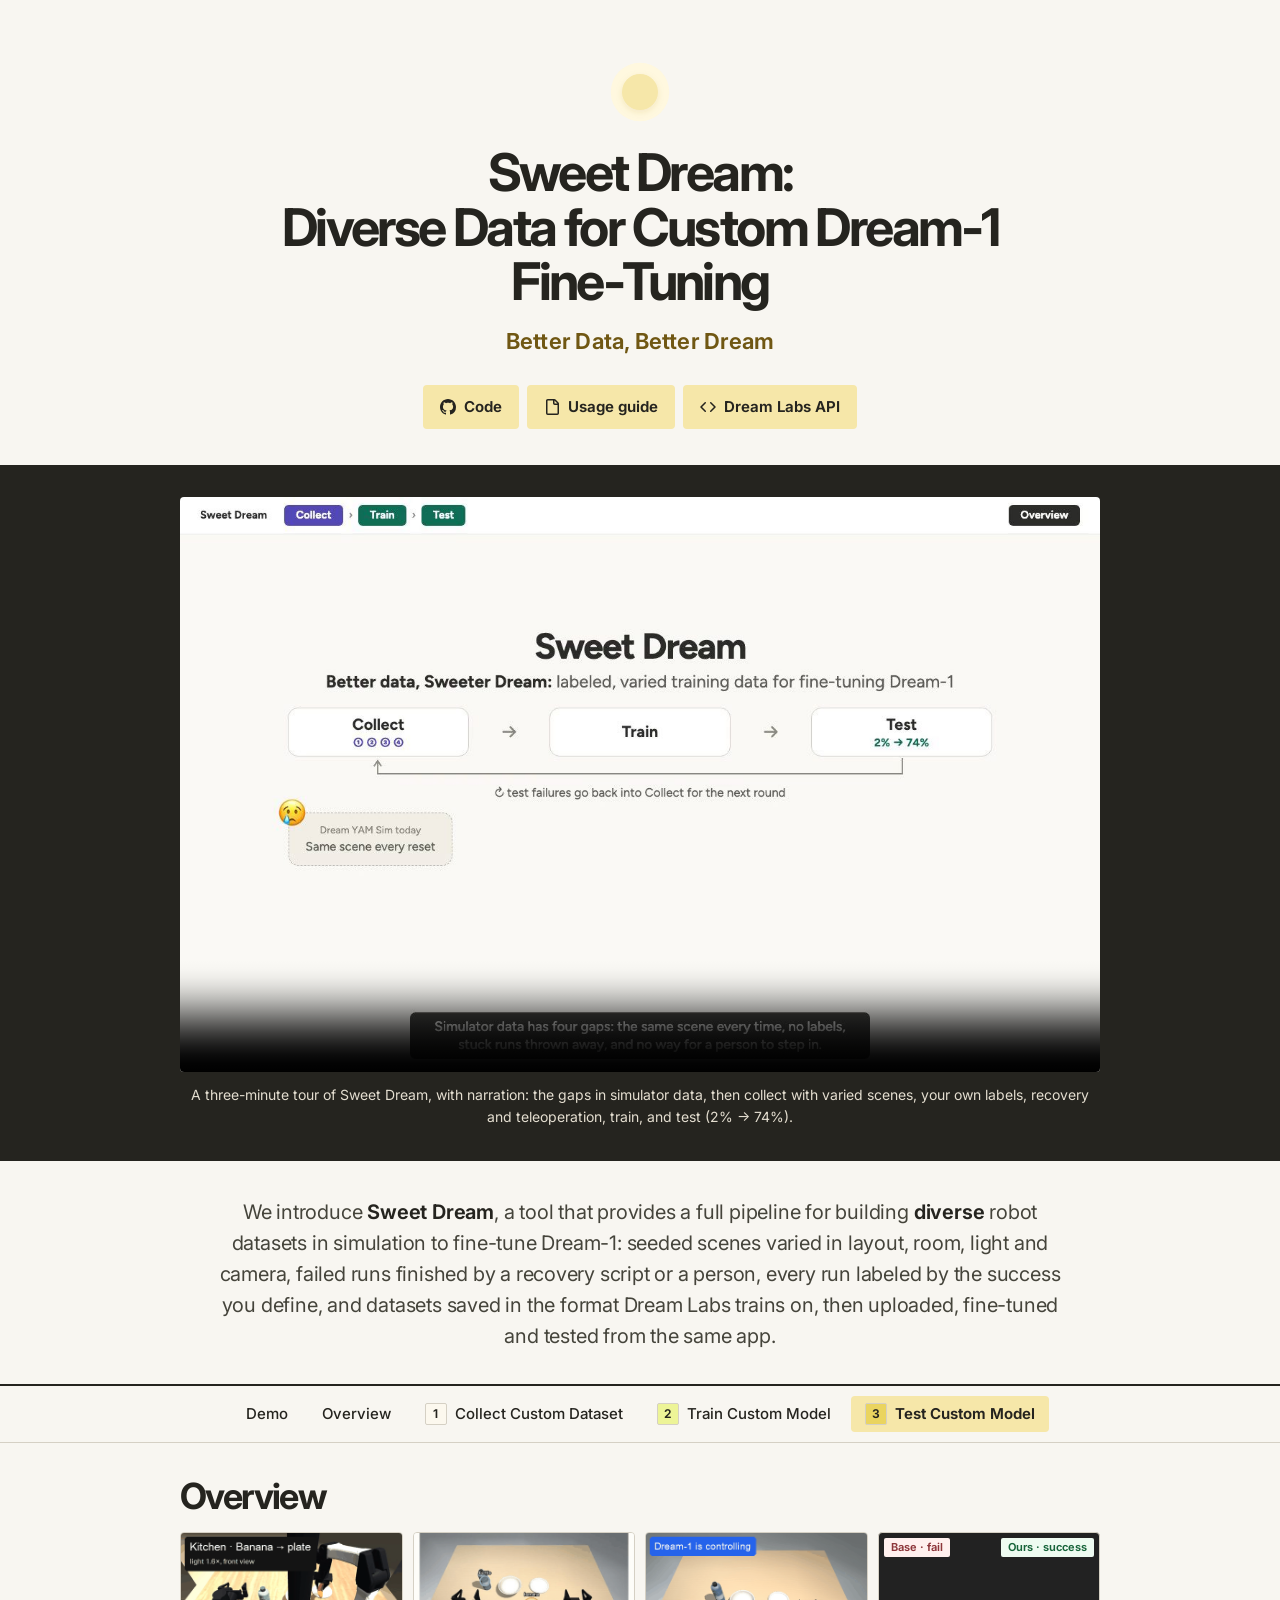
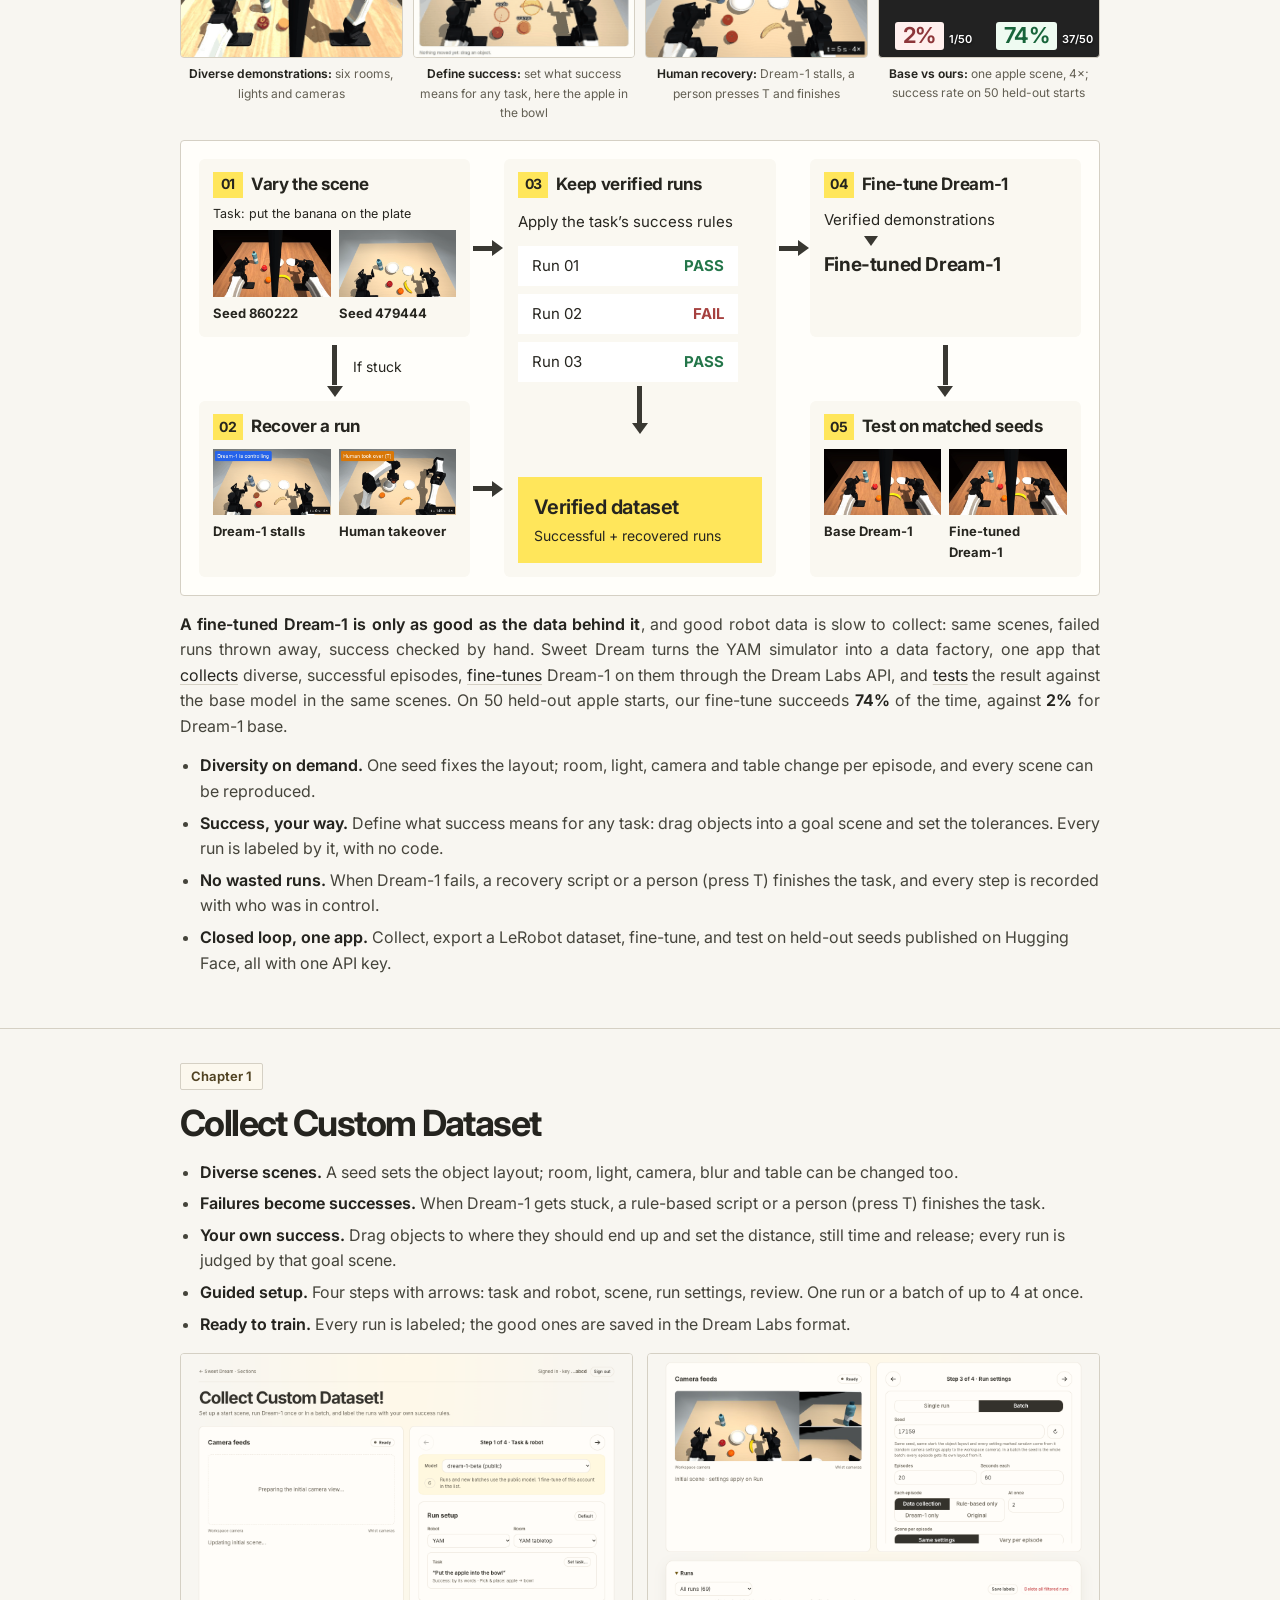
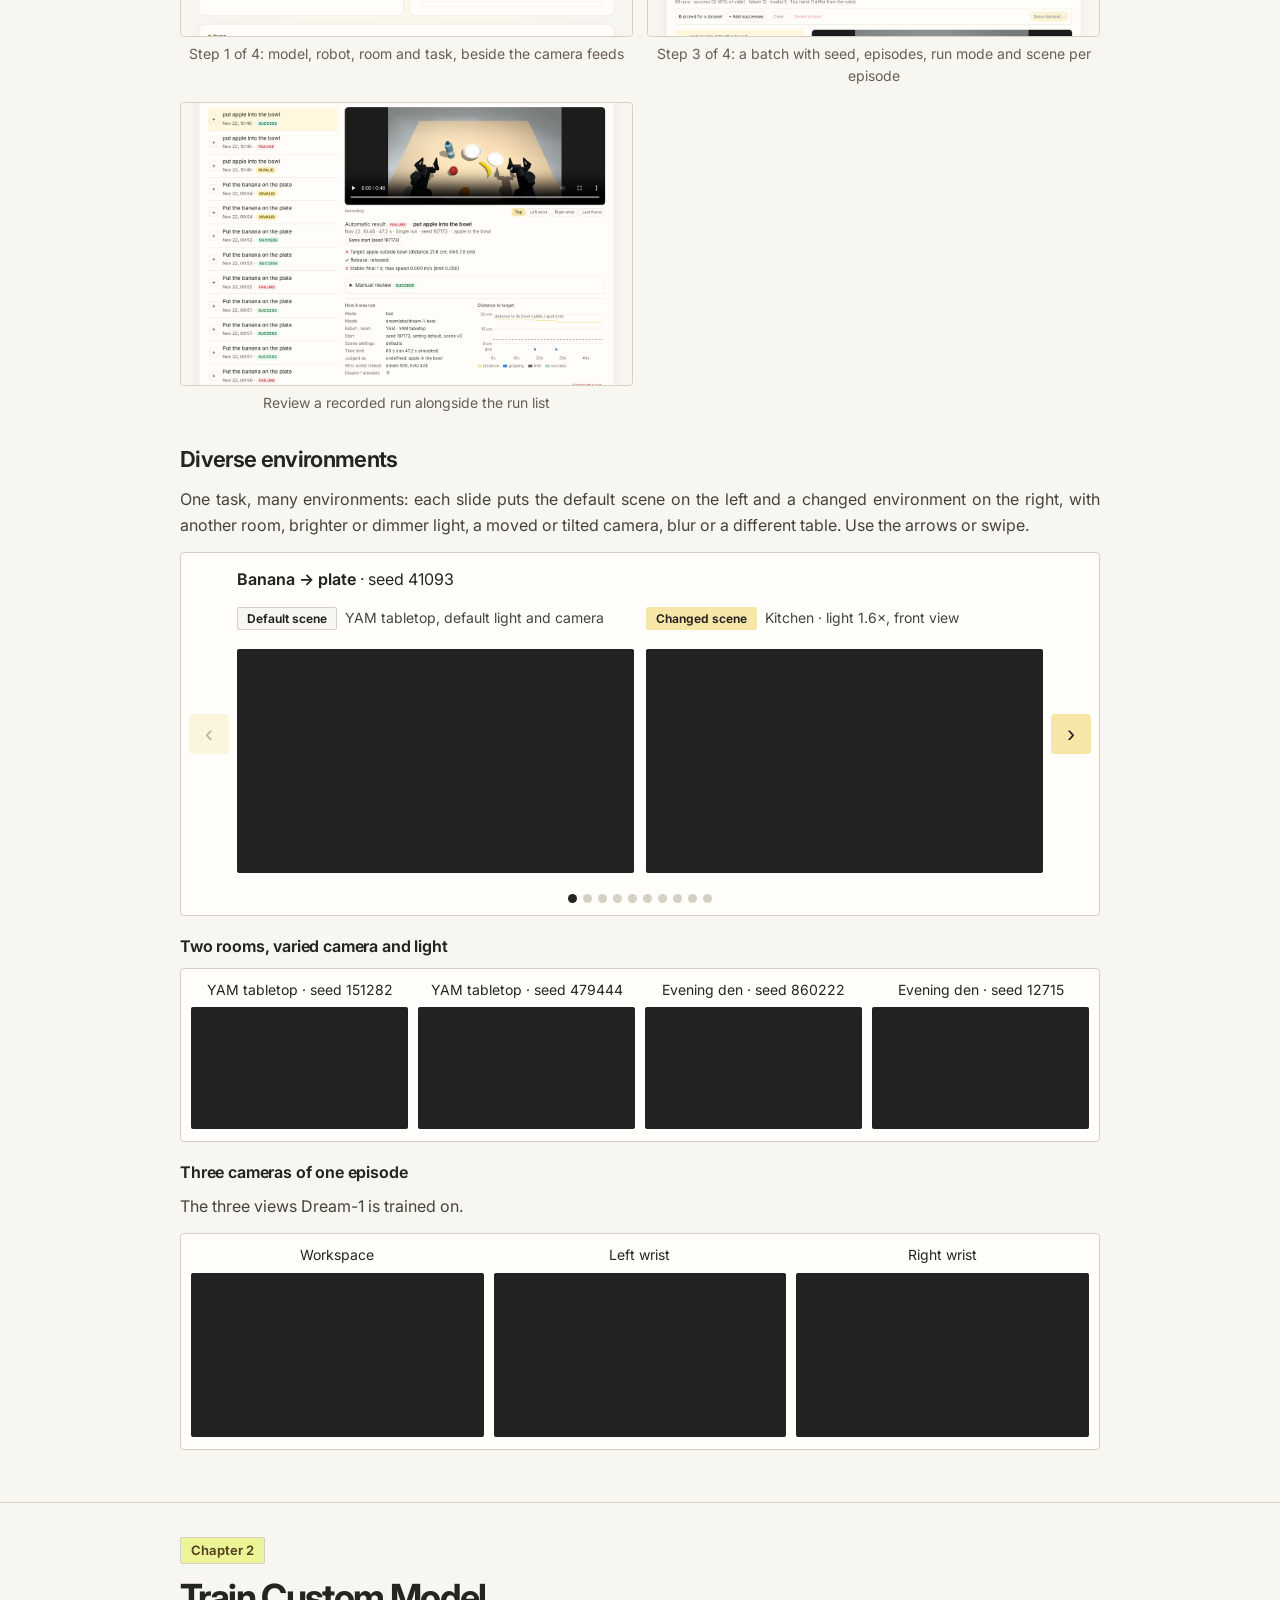
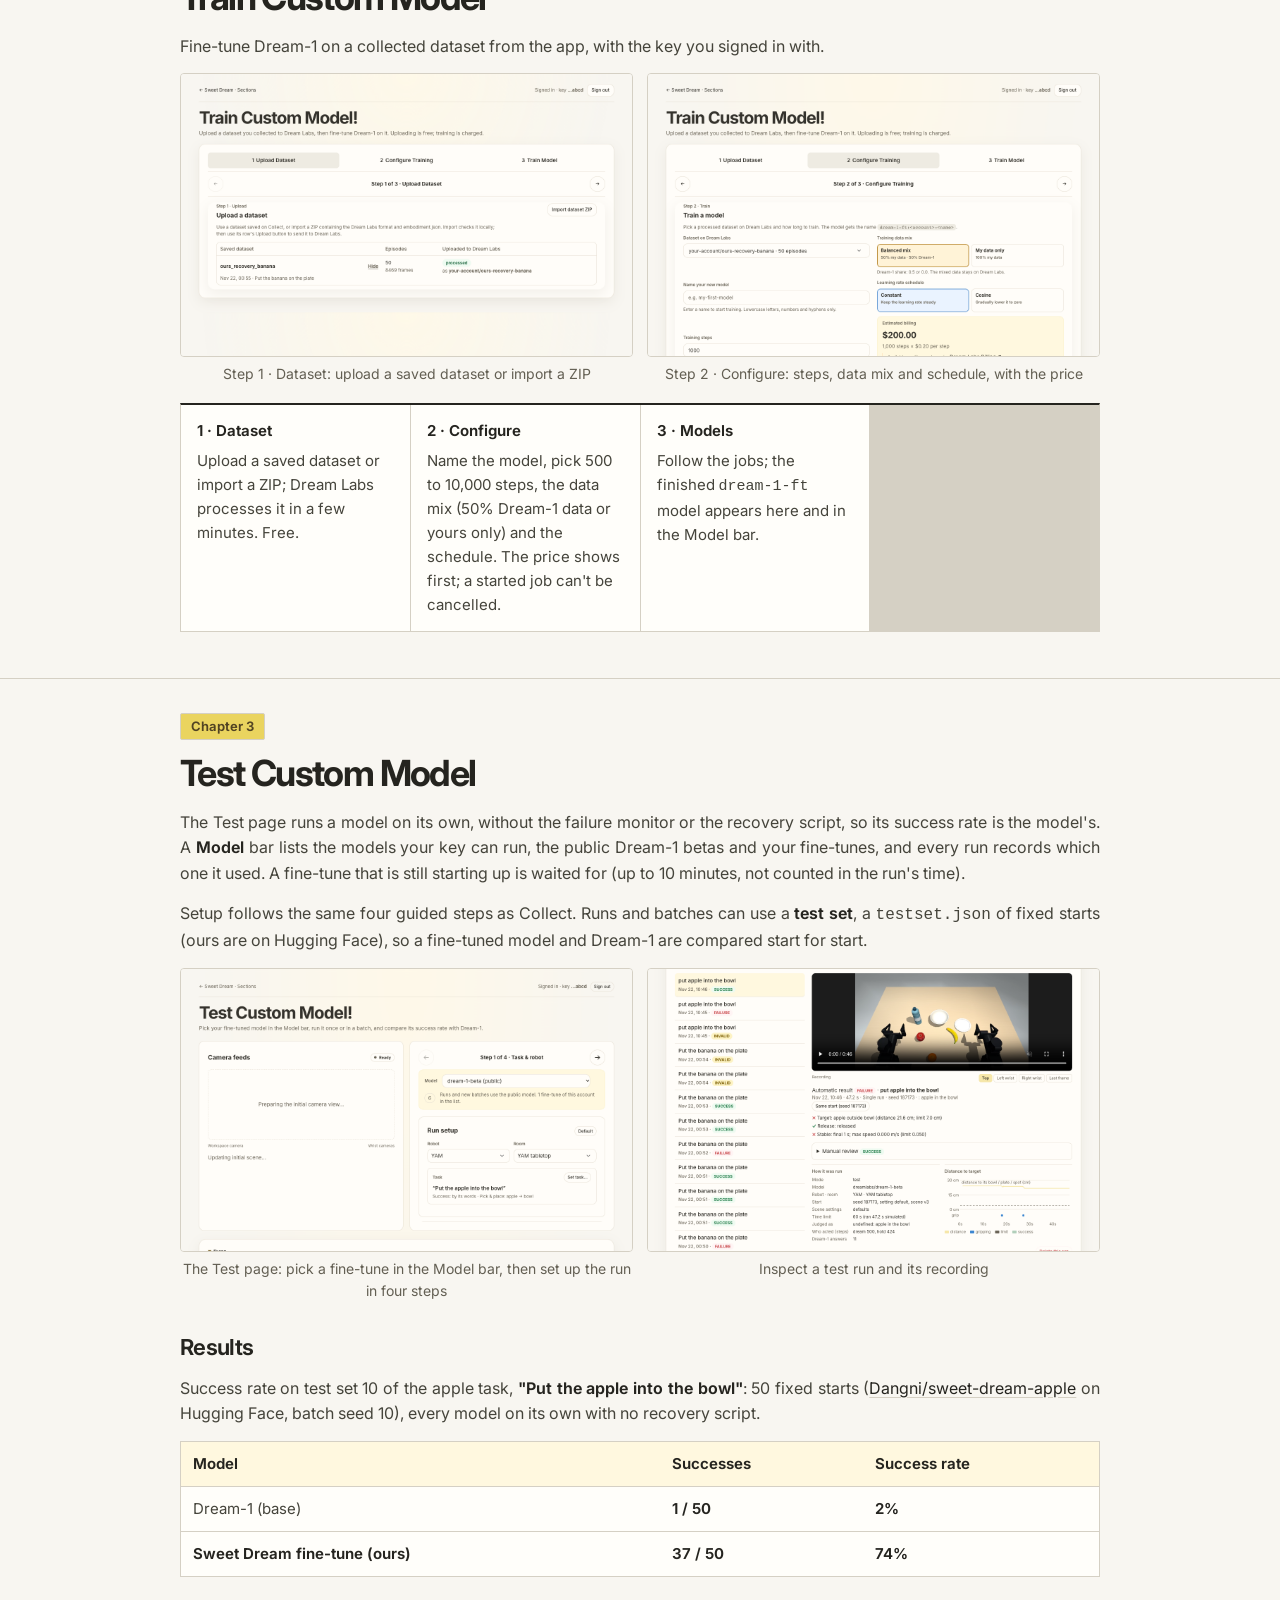
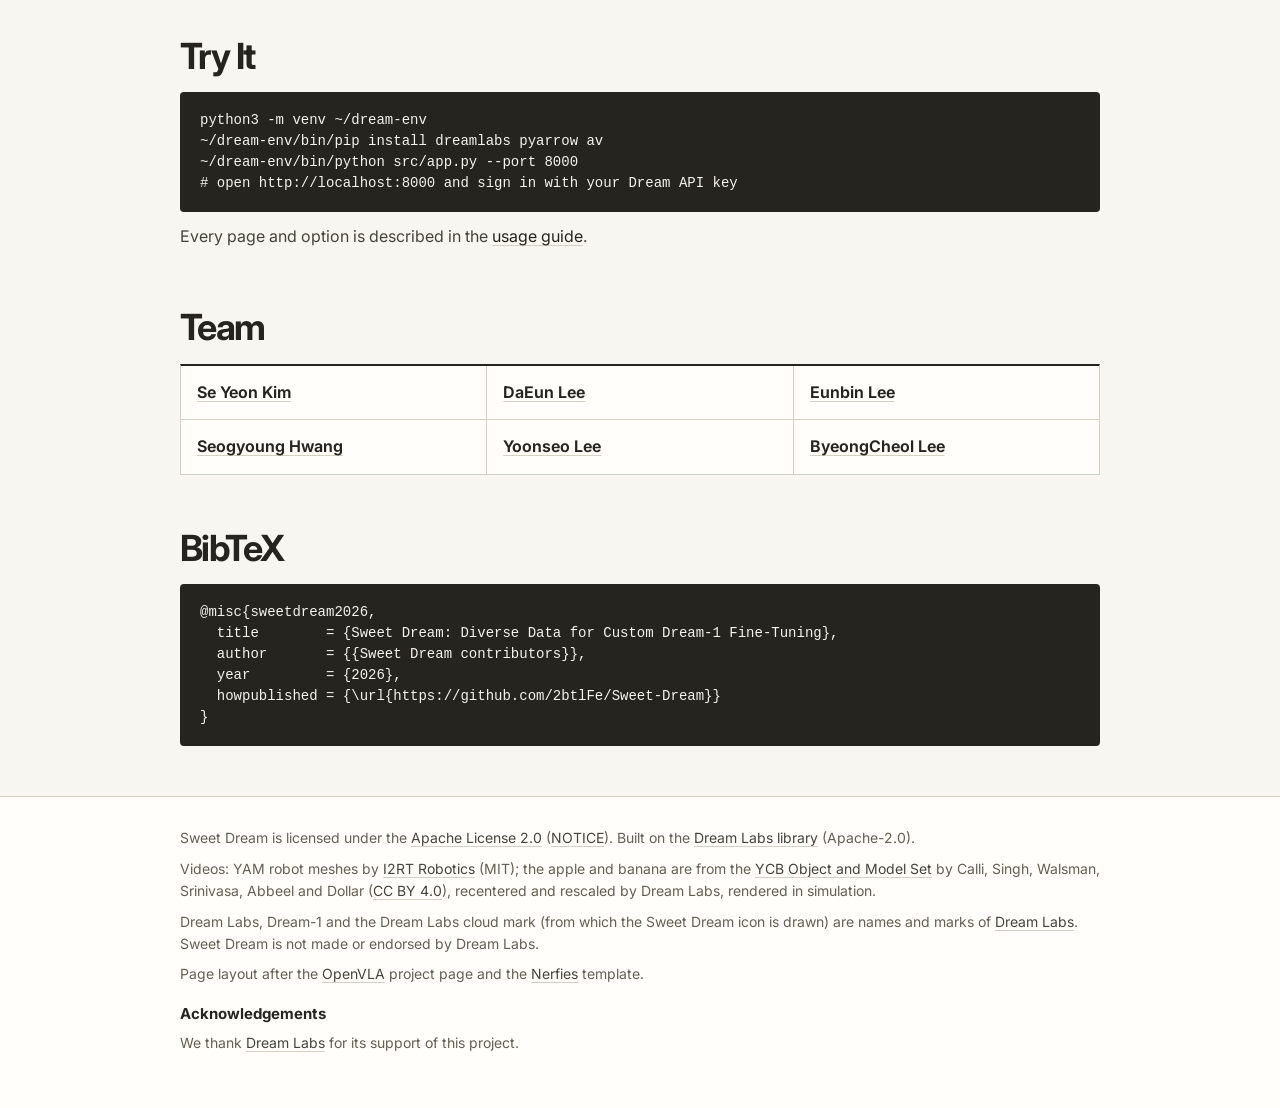
<file: docs/index.html>
<!doctype html>
<html lang="en">
<head>
<meta charset="utf-8">
<meta name="viewport" content="width=device-width, initial-scale=1">
<title>Sweet Dream: Diverse Data for Custom Dream-1 Fine-Tuning</title>
<meta name="description" content="Sweet Dream: a pipeline for building diverse robot datasets in simulation, fine-tuning Dream-1 on them, and testing the result.">
<link rel="icon" type="image/svg+xml" href="assets/icon.svg">
<link rel="preconnect" href="https://fonts.googleapis.com">
<link rel="preconnect" href="https://fonts.gstatic.com" crossorigin>
<link rel="stylesheet" href="https://fonts.googleapis.com/css2?family=Inter:wght@400;500;600;700&display=swap">
<!-- Layout after the OpenVLA project page (openvla.github.io), itself from the Nerfies template; palette, type and logo
     from the Sweet Dream app (static/theme.css). -->
<style>
  :root { --paper: #f8f6f1; --white: #fffefa; --ink: #25241f; --ink-2: #45443b; --ink-3: #635f53; --rule: #d5d0c4;
          --sun: #f6e7a9; --sun-hover: #eed889; --sun-wash: #fff8df; --ochre: #705713; --radius: 4px;
          --step-1: #fcf8ee; --step-2: #edf497; --step-3: #ead45f; }
  * { box-sizing: border-box; }
  body { margin: 0; background: var(--paper); color: var(--ink-2); font: 16px/1.6 Inter, system-ui, -apple-system, "Segoe UI", sans-serif;
         -webkit-font-smoothing: antialiased; }
  a { color: var(--ink); text-decoration: underline; text-decoration-color: var(--rule); text-underline-offset: 3px; }
  a:hover { text-decoration-color: var(--ink); }
  :focus-visible { outline: 2px solid var(--ochre); outline-offset: 3px; }
  .container { max-width: 960px; margin: 0 auto; padding: 0 20px; }
  .hero { padding: 56px 0 36px; text-align: center; }
  .logo { display: block; width: 72px; height: 72px; margin: 0 auto 18px; }
  .publication-title { color: var(--ink); font-size: clamp(32px, 5.4vw, 52px); font-weight: 700; line-height: 1.05; margin: 0; letter-spacing: -.05em; }
  .tagline { margin: 14px 0 0; color: var(--ochre); font-size: clamp(18px, 2.4vw, 22px); font-weight: 650; letter-spacing: .01em; }
  .link-blocks { display: flex; gap: 8px; justify-content: center; flex-wrap: wrap; margin-top: 26px; }
  .button { display: inline-flex; align-items: center; gap: 8px; min-height: 44px; padding: 8px 16px; border: 1px solid transparent;
            border-radius: var(--radius); background: var(--sun); color: var(--ink); font-size: 15px; font-weight: 650; text-decoration: none; }
  .button:hover { background: var(--sun-hover); }
  .button svg { width: 16px; height: 16px; fill: currentColor; }
  .teaser { background: var(--ink); padding: 32px 0; }
  video.demo { width: 100%; aspect-ratio: 1280 / 800; border-radius: var(--radius); background: #111; }
  .demo-note { text-align: center; font-size: 14px; color: #e4ded0; margin: 12px 0 0; }
  .tldr { text-align: center; font-size: 20px; font-weight: 400; line-height: 1.55; color: var(--ink-2); max-width: 900px; margin: 0 auto;
          padding: 36px 20px 10px; letter-spacing: -.01em; }
  .tldr b { color: var(--ink); font-weight: 650; }
  section.section { padding: 34px 0 10px; }
  h2.title { color: var(--ink); font-size: clamp(28px, 4vw, 36px); font-weight: 700; margin: 0 0 16px; line-height: 1.1; letter-spacing: -.045em; }
  h3.title { color: var(--ink); font-size: 22px; font-weight: 650; margin: 28px 0 10px; letter-spacing: -.03em; }
  h4.title { color: var(--ink); font-size: 16px; font-weight: 650; margin: 18px 0 8px; letter-spacing: -.01em; }
  .content p { margin: 0 0 14px; text-align: justify; }
  .content b { color: var(--ink); font-weight: 650; }
  video { width: 100%; aspect-ratio: 16 / 9; object-fit: cover; display: block; background: #222; border-radius: 2px; }
  .figure { background: var(--white); border: 1px solid var(--rule); border-radius: var(--radius); padding: 18px; margin: 6px 0 16px; }
  .figure svg { width: 100%; height: auto; display: block; }
  .rollouts { background: var(--white); border: 1px solid var(--rule); border-radius: var(--radius); padding: 10px 10px 12px; margin: 8px 0 16px; display: grid; gap: 10px; }
  .rollouts.cols-3 { grid-template-columns: repeat(3, minmax(0, 1fr)); }
  .rollouts.cols-4 { grid-template-columns: repeat(4, minmax(0, 1fr)); }
  .rollouts figure { margin: 0; text-align: center; }
  .rollouts figcaption { font-size: 14px; margin-bottom: 6px; color: var(--ink); }
  @media (max-width: 760px) { .rollouts.cols-3, .rollouts.cols-4 { grid-template-columns: minmax(0, 1fr) minmax(0, 1fr); } }
  table.results { width: 100%; border-collapse: collapse; margin: 8px 0 16px; font-size: 15px; background: var(--white); border: 1px solid var(--rule); }
  table.results th, table.results td { border-bottom: 1px solid var(--rule); padding: 10px 12px; text-align: left; vertical-align: top; }
  table.results th { color: var(--ink); font-weight: 650; background: var(--sun-wash); }
  table.results td.num { white-space: nowrap; color: var(--ink); font-weight: 650; }
  pre { background: var(--ink); padding: 18px 20px; border-radius: var(--radius); overflow-x: auto; font-size: 14px; line-height: 1.5; color: #f5f3ee; margin: 0; }
  code { font-family: ui-monospace, "SF Mono", Menlo, Consolas, monospace; }
  .chapters { position: sticky; top: 0; z-index: 10; background: rgb(248 246 241 / 94%); backdrop-filter: blur(6px);
              border-top: 2px solid var(--ink); border-bottom: 1px solid var(--rule); margin-top: 22px; }
  .chapters .container { display: flex; gap: 6px; flex-wrap: wrap; justify-content: center; padding-top: 10px; padding-bottom: 10px; }
  .chapters a { display: inline-flex; align-items: center; gap: 8px; padding: 6px 14px; border-radius: var(--radius); color: var(--ink);
                font-size: 15px; font-weight: 500; text-decoration: none; }
  .chapters a:hover { background: var(--sun-wash); }
  .chapters a.on { background: var(--sun); font-weight: 650; }
  .chapters .n { display: inline-grid; place-items: center; width: 22px; height: 22px; border: 1px solid var(--rule); border-radius: 2px;
                 color: var(--ink); font-size: 12px; font-weight: 650; }
  .chapters a[href="#collect"] .n { background: var(--step-1); }
  .chapters a[href="#train"] .n { background: var(--step-2); }
  .chapters a[href="#test"] .n { background: var(--step-3); }
  section[id] { scroll-margin-top: 64px; }
  .chapter { border-top: 1px solid var(--rule); margin-top: 26px; }
  .chapter-no { display: inline-block; font-size: 13px; font-weight: 650; color: #514323; margin: 0 0 10px; padding: 2px 10px;
                border: 1px solid var(--rule); border-radius: 2px; }
  #collect .chapter-no { background: var(--step-1); }
  #train .chapter-no { background: var(--step-2); }
  #test .chapter-no { background: var(--step-3); }
  .screens { display: grid; grid-template-columns: repeat(2, minmax(0, 1fr)); gap: 14px; margin: 10px 0 18px; }
  .screens.four { grid-template-columns: repeat(4, minmax(0, 1fr)); gap: 10px; }
  .screens.four figcaption { font-size: 12px; }
  .gif-soon { aspect-ratio: 16 / 9; display: grid; place-content: center; text-align: center; border: 1.5px dashed #d5d0c4; border-radius: 4px; color: #635f53; font-weight: 600; }
  .gif-soon small { font-weight: 400; }
  .vs { position: relative; }
  .vs video { border: 1px solid var(--rule); border-radius: var(--radius); object-fit: cover; }
  .vs-tag { position: absolute; top: 6px; padding: 1px 7px; border-radius: 2px; font-size: 11px; font-weight: 650; line-height: 1.5; }
  .vs-tag.fail { left: 6px; background: #fff0ee; color: #8d363a; }
  .vs-tag.ok { right: 6px; background: #eefbf1; color: #17643a; }
  .vs-rate { position: absolute; bottom: 8px; width: 50%; display: flex; justify-content: center; align-items: baseline; gap: 5px;
             pointer-events: none; font-size: 11px; font-weight: 600; color: #fff; text-shadow: 0 1px 3px rgb(0 0 0 / 70%); }
  .vs-rate b { padding: 0 8px; border-radius: 3px; font-size: 22px; line-height: 1.25; letter-spacing: -.02em; text-shadow: none; }
  .vs-rate.fail { left: 0; } .vs-rate.fail b { background: #fff0ee; color: #8d363a; }
  .vs-rate.ok { right: 0; } .vs-rate.ok b { background: #eefbf1; color: #17643a; }
  @media (max-width: 760px) { .screens.four { grid-template-columns: repeat(2, minmax(0, 1fr)); } }
  .screens.one { grid-template-columns: minmax(0, 1fr); max-width: 760px; margin-left: auto; margin-right: auto; }
  @media (max-width: 760px) { .screens { grid-template-columns: minmax(0, 1fr); } }
  .screen { margin: 0; }
  .screen img { width: 100%; display: block; border: 1px solid var(--rule); border-radius: var(--radius); }
  .screen figcaption { font-size: 14px; color: var(--ink-3); margin-top: 6px; text-align: center; }
  .pairs { position: relative; background: var(--white); border: 1px solid var(--rule); border-radius: var(--radius); padding: 14px 56px 12px; margin: 8px 0 18px; }
  .pair-track { display: flex; overflow-x: auto; scroll-snap-type: x mandatory; scroll-behavior: smooth; scrollbar-width: none; }
  .pair-track::-webkit-scrollbar { display: none; }
  .pair-slide { flex: 0 0 100%; scroll-snap-align: start; }
  .pair-title { text-align: center; margin: 0 0 8px; color: var(--ink); }
  .pair-videos { display: grid; grid-template-columns: repeat(2, minmax(0, 1fr)); gap: 12px; }
  .pair-videos figure { margin: 0; }
  .pair-videos figcaption { font-size: 14px; margin-bottom: 6px; color: var(--ink-2); min-height: 2.6em; }
  .pair-videos .tag { display: inline-block; margin-right: 8px; padding: 1px 9px; border: 1px solid var(--rule); border-radius: 2px;
                      background: var(--paper); color: var(--ink); font-size: 12px; font-weight: 650; }
  .pair-videos .tag.changed { background: var(--sun); border-color: var(--sun); }
  .pair-nav { position: absolute; top: 50%; transform: translateY(-50%); width: 40px; height: 40px; border: 0; border-radius: var(--radius);
              background: var(--sun); color: var(--ink); font-size: 24px; line-height: 1; cursor: pointer; }
  .pair-nav:hover { background: var(--sun-hover); } .pair-nav:disabled { opacity: .35; cursor: default; }
  .pair-nav.prev { left: 8px; } .pair-nav.next { right: 8px; }
  .pair-dots { display: flex; gap: 6px; justify-content: center; margin-top: 12px; }
  .pair-dots button { width: 9px; height: 9px; padding: 0; border-radius: 50%; border: 0; background: var(--rule); cursor: pointer; }
  .pair-dots button.on { background: var(--ink); }
  @media (max-width: 760px) { .pairs { padding: 12px 10px; } .pair-nav { display: none; } .pair-videos { grid-template-columns: minmax(0, 1fr); } }
  .points { margin: 4px 0 16px; padding-left: 20px; } .points li { margin: 6px 0; }
  .steps { display: grid; grid-template-columns: repeat(4, minmax(0, 1fr)); gap: 1px; margin: 6px 0 10px; background: var(--rule);
           border: 1px solid var(--rule); border-top: 2px solid var(--ink); }
  @media (max-width: 860px) { .steps { grid-template-columns: minmax(0, 1fr) minmax(0, 1fr); } }
  .step { background: var(--white); padding: 14px 16px; }
  .step p { margin: 0; font-size: 15px; text-align: left; }
  .step .step-no { font-weight: 650; color: var(--ink); margin-bottom: 6px; }
  .team { list-style: none; display: grid; grid-template-columns: repeat(3, minmax(0, 1fr)); gap: 1px; margin: 6px 0 10px;
          padding: 0; background: var(--rule); border: 1px solid var(--rule); border-top: 2px solid var(--ink); }
  @media (max-width: 760px) { .team { grid-template-columns: minmax(0, 1fr) minmax(0, 1fr); } }
  .team li { background: var(--white); padding: 14px 16px; font-weight: 650; }
  footer { margin-top: 40px; padding: 30px 0 48px; background: var(--white); border-top: 1px solid var(--rule); font-size: 14px; color: var(--ink-3); }
  footer p { margin: 0 0 8px; } footer h5 { margin: 16px 0 6px; font-size: 15px; color: var(--ink); }
  footer a { color: var(--ink-2); }
  /* Method overview (from the "Sweet Dream v3 - Editable Method" slide): five cards in three columns, with arrows. */
  .method { display: grid; grid-template-columns: minmax(0, 1fr) 34px minmax(0, 1fr) 34px minmax(0, 1fr);
            grid-template-rows: auto 64px auto; align-items: stretch; color: #26251f; }
  .m-card { background: #faf8f1; border-radius: 6px; padding: 12px 14px 14px; min-width: 0; }
  .m-card h4 { display: flex; align-items: center; gap: 8px; margin: 0 0 8px; font-size: 17px; font-weight: 700; letter-spacing: -.02em; color: #26251f; }
  .m-no { display: inline-grid; place-items: center; min-width: 30px; height: 26px; padding: 0 5px; background: #ffe65b; font-size: 14px; font-weight: 700; }
  .m-task { margin: -2px 0 6px !important; font-size: 12.5px; text-align: left !important; }
  .m-pair { display: grid; grid-template-columns: 1fr 1fr; gap: 8px; }
  .m-pair figure { margin: 0; }
  .m-pair img { width: 100%; aspect-ratio: 404 / 228; object-fit: cover; display: block; }
  .m-pair figcaption { margin-top: 6px; font-size: 13px; font-weight: 700; }
  .m-c1a { grid-area: 1 / 1; } .m-c1b { grid-area: 3 / 1; }
  .m-c2 { grid-area: 1 / 3 / 4 / 4; display: flex; flex-direction: column; }
  .m-c3a { grid-area: 1 / 5; } .m-c3b { grid-area: 3 / 5; }
  .m-arrow { position: relative; display: grid; place-items: center; }
  .m-arrow::before { content: ""; background: #393832; }
  .m-arrow::after { content: ""; position: absolute; border: 8px solid transparent; }
  .m-arrow.right::before { width: 20px; height: 5px; margin-right: 8px; }
  .m-arrow.right::after { right: 1px; border-left: 11px solid #393832; border-right: 0; }
  .m-arrow.down::before { width: 5px; height: 40px; margin-bottom: 8px; }
  .m-arrow.down::after { bottom: 4px; border-top: 11px solid #393832; border-bottom: 0; }
  .m-arrow.down span { position: absolute; left: calc(50% + 18px); top: 50%; transform: translateY(-60%); font-size: 14px; white-space: nowrap; }
  .m-a1 { grid-area: 1 / 2; } .m-a2 { grid-area: 3 / 2; } .m-a3 { grid-area: 1 / 4; }
  .m-down1 { grid-area: 2 / 1; } .m-down3 { grid-area: 2 / 5; }
  .m-rule { margin: 4px 0 12px !important; font-size: 15px; text-align: left !important; }
  .m-runs { list-style: none; margin: 0; padding: 0; display: grid; gap: 8px; }
  .m-runs li { display: flex; justify-content: space-between; max-width: 220px; padding: 8px 14px; background: #fff; font-size: 15px; }
  .m-runs .pass { color: #24764a; font-weight: 700; } .m-runs .fail { color: #a6413f; font-weight: 700; }
  .m-c2 .m-arrow.down { height: 56px; }
  .m-verified { margin-top: auto; background: #ffe65b; padding: 14px 16px; }
  .m-verified b { display: block; font-size: 20px; letter-spacing: -.02em; }
  .m-verified span { font-size: 14px; }
  .m-ft { margin: 10px 0 0 !important; font-size: 15px; text-align: left !important; }
  .m-ft-arrow { margin: 4px 0 4px 40px; width: 0; height: 0; border: 7px solid transparent; border-top: 10px solid #393832; border-bottom: 0; }
  .m-ft-out { margin: 0 !important; font-size: 19px; font-weight: 700; letter-spacing: -.02em; text-align: left !important; }
  @media (max-width: 760px) {
    .method { grid-template-columns: minmax(0, 1fr); grid-template-rows: none; gap: 0; }
    .method > * { grid-area: auto !important; }
    .m-arrow.right { height: 34px; } .m-arrow.right::before { width: 5px; height: 16px; margin: 0 0 8px; }
    .m-arrow.right::after { right: auto; bottom: 2px; border: 8px solid transparent; border-top: 11px solid #393832; border-bottom: 0; }
    .m-down1, .m-down3 { height: 52px; }
    .m-a2 { display: none; }
    .m-c2 .m-verified { margin-top: 0; }
  }
</style>
</head>
<body>

<section class="hero">
  <div class="container">
    <img class="logo" src="assets/logo.svg" alt="" width="72" height="72">
    <h1 class="publication-title">Sweet Dream:<br>Diverse Data for Custom Dream&#8209;1 Fine&#8209;Tuning</h1>
    <p class="tagline">Better Data, Better Dream</p>
    <div class="link-blocks">
      <a class="button" href="https://github.com/2btlFe/Sweet-Dream">
        <svg viewBox="0 0 16 16" aria-hidden="true"><path d="M8 0C3.58 0 0 3.58 0 8c0 3.54 2.29 6.53 5.47 7.59.4.07.55-.17.55-.38 0-.19-.01-.82-.01-1.49-2.01.37-2.53-.49-2.69-.94-.09-.23-.48-.94-.82-1.13-.28-.15-.68-.52-.01-.53.63-.01 1.08.58 1.23.82.72 1.21 1.87.87 2.33.66.07-.52.28-.87.51-1.07-1.78-.2-3.64-.89-3.64-3.95 0-.87.31-1.59.82-2.15-.08-.2-.36-1.02.08-2.12 0 0 .67-.21 2.2.82.64-.18 1.32-.27 2-.27.68 0 1.36.09 2 .27 1.53-1.04 2.2-.82 2.2-.82.44 1.1.16 1.92.08 2.12.51.56.82 1.27.82 2.15 0 3.07-1.87 3.75-3.65 3.95.29.25.54.73.54 1.48 0 1.07-.01 1.93-.01 2.2 0 .21.15.46.55.38A8.013 8.013 0 0016 8c0-4.42-3.58-8-8-8z"/></svg>
        Code</a>
      <a class="button" href="https://github.com/2btlFe/Sweet-Dream/blob/main/docs/USAGE.md">
        <svg viewBox="0 0 16 16" aria-hidden="true"><path d="M2 1.75C2 .78 2.78 0 3.75 0h6.59c.46 0 .9.18 1.23.51l2.92 2.92c.33.33.51.77.51 1.23v9.59A1.75 1.75 0 0113.25 16h-9.5A1.75 1.75 0 012 14.25V1.75zm1.75-.25a.25.25 0 00-.25.25v12.5c0 .14.11.25.25.25h9.5a.25.25 0 00.25-.25V6h-2.75A1.75 1.75 0 019 4.25V1.5H3.75zm6.75.06V4.25c0 .14.11.25.25.25h2.69L10.5 1.56z"/></svg>
        Usage guide</a>
      <a class="button" href="https://platform.dreamlabs.ai/api-documentation/">
        <svg viewBox="0 0 16 16" aria-hidden="true"><path d="M4.72 3.22a.75.75 0 011.06 1.06L2.06 8l3.72 3.72a.75.75 0 11-1.06 1.06L.47 8.53a.75.75 0 010-1.06l4.25-4.25zm6.56 0a.75.75 0 10-1.06 1.06L13.94 8l-3.72 3.72a.75.75 0 101.06 1.06l4.25-4.25a.75.75 0 000-1.06l-4.25-4.25z"/></svg>
        Dream Labs API</a>
    </div>
  </div>
</section>

<section class="teaser" id="demo">
  <div class="container">
    <video class="demo" src="assets/videos/demo.mp4" poster="assets/videos/demo-poster.jpg" controls playsinline preload="metadata"></video>
    <p class="demo-note">A three-minute tour of Sweet Dream, with narration: the gaps in simulator data, then collect with varied scenes, your own labels, recovery and teleoperation, train, and test (2% → 74%).</p>
  </div>
</section>

<section>
  <h2 class="tldr">We introduce <b>Sweet Dream</b>, a tool that provides a full pipeline for building <b>diverse</b> robot
    datasets in simulation to fine-tune Dream-1: seeded scenes varied in layout, room, light and camera, failed runs
    finished by a recovery script or a person, every run labeled by the success you define, and datasets saved in the format
    Dream Labs trains on, then uploaded, fine-tuned and tested from the same app.</h2>
</section>

<nav class="chapters" aria-label="Chapters">
  <div class="container">
    <a href="#demo">Demo</a>
    <a href="#overview">Overview</a>
    <a href="#collect"><span class="n">1</span>Collect Custom Dataset</a>
    <a href="#train"><span class="n">2</span>Train Custom Model</a>
    <a href="#test"><span class="n">3</span>Test Custom Model</a>
  </div>
</nav>

<section class="section" id="overview">
  <div class="container content">
    <h2 class="title">Overview</h2>
    <div class="screens four">
      <figure class="screen"><img src="assets/gifs/diverse-scenes.gif" alt="One view cutting through six collected runs: Kitchen, Sunny apartment, Cottage, Walnut study, Evening den and YAM tabletop, each with its own light and camera" loading="lazy"><figcaption><b>Diverse demonstrations:</b> six rooms, lights and cameras</figcaption></figure>
      <figure class="screen"><img src="assets/gifs/define-success.gif" alt="The Task dialog: the apple is dragged into the bowl in the goal scene, then distance, still time and release are set" loading="lazy"><figcaption><b>Define success:</b> set what success means for any task, here the apple in the bowl</figcaption></figure>
      <figure class="screen"><img src="assets/gifs/human-takeover.gif" alt="Dream-1 reaches toward the apple and stalls; a human takes over with T, picks up the apple and puts it into the bowl" loading="lazy"><figcaption><b>Human recovery:</b> Dream-1 stalls, a person presses T and finishes</figcaption></figure>
      <figure class="screen"><div class="vs"><video src="assets/videos/base-vs-ours.mp4" autoplay muted loop playsinline aria-label="The same apple scene split down the middle: on the left Dream-1 base misses the apple, on the right our fine-tune puts it into the bowl"></video><span class="vs-tag fail">Base · fail</span><span class="vs-tag ok">Ours · success</span><span class="vs-rate fail" aria-label="Dream-1 base: 2% success, 1 of 50"><b>2%</b> 1/50</span><span class="vs-rate ok" aria-label="Ours: 74% success, 37 of 50"><b>74%</b> 37/50</span></div><figcaption><b>Base vs ours:</b> one apple scene, 4×; success rate on 50 held-out starts</figcaption></figure>
    </div>
    <div class="figure">
      <div class="method" role="group" aria-label="Method: vary the scene, recover a run, keep verified runs, fine-tune Dream-1, test on matched seeds">
        <section class="m-card m-c1a">
          <h4><span class="m-no">01</span>Vary the scene</h4>
          <p class="m-task">Task: put the banana on the plate</p>
          <div class="m-pair">
            <figure><img src="assets/method/vary-seed860222.png" alt="The banana task in a wooden-table room, seed 860222" loading="lazy"><figcaption>Seed 860222</figcaption></figure>
            <figure><img src="assets/method/vary-seed479444.png" alt="The banana task on the YAM tabletop, seed 479444" loading="lazy"><figcaption>Seed 479444</figcaption></figure>
          </div>
        </section>
        <div class="m-arrow down m-down1" aria-hidden="true"><span>If stuck</span></div>
        <section class="m-card m-c1b">
          <h4><span class="m-no">02</span>Recover a run</h4>
          <div class="m-pair">
            <figure><img src="assets/method/recover-dream1-stalls.png" alt="Dream-1 is controlling the arms and stalls" loading="lazy"><figcaption>Dream-1 stalls</figcaption></figure>
            <figure><img src="assets/method/recover-human-takeover.png" alt="A human took over with T and finishes the task" loading="lazy"><figcaption>Human takeover</figcaption></figure>
          </div>
        </section>
        <div class="m-arrow right m-a1" aria-hidden="true"></div>
        <div class="m-arrow right m-a2" aria-hidden="true"></div>
        <section class="m-card m-c2">
          <h4><span class="m-no">03</span>Keep verified runs</h4>
          <p class="m-rule">Apply the task’s success rules</p>
          <ul class="m-runs">
            <li>Run 01 <span class="pass">PASS</span></li>
            <li>Run 02 <span class="fail">FAIL</span></li>
            <li>Run 03 <span class="pass">PASS</span></li>
          </ul>
          <div class="m-arrow down" aria-hidden="true"></div>
          <div class="m-verified"><b>Verified dataset</b><span>Successful + recovered runs</span></div>
        </section>
        <div class="m-arrow right m-a3" aria-hidden="true"></div>
        <section class="m-card m-c3a">
          <h4><span class="m-no">04</span>Fine-tune Dream-1</h4>
          <p class="m-ft">Verified demonstrations</p>
          <div class="m-ft-arrow" aria-hidden="true"></div>
          <p class="m-ft-out">Fine-tuned Dream-1</p>
        </section>
        <div class="m-arrow down m-down3" aria-hidden="true"></div>
        <section class="m-card m-c3b">
          <h4><span class="m-no">05</span>Test on matched seeds</h4>
          <div class="m-pair">
            <figure><img src="assets/method/vary-seed860222.png" alt="Base Dream-1 on the matched seed" loading="lazy"><figcaption>Base Dream-1</figcaption></figure>
            <figure><img src="assets/method/vary-seed860222.png" alt="Fine-tuned Dream-1 on the same seed" loading="lazy"><figcaption>Fine-tuned Dream-1</figcaption></figure>
          </div>
        </section>
      </div>
    </div>
    <p><b>A fine-tuned Dream-1 is only as good as the data behind it</b>, and good robot data is slow to collect: same
      scenes, failed runs thrown away, success checked by hand. Sweet Dream turns the YAM simulator into a data factory,
      one app that <a href="#collect">collects</a> diverse, successful episodes, <a href="#train">fine-tunes</a> Dream-1
      on them through the Dream Labs API, and <a href="#test">tests</a> the result against the base model in the same
      scenes. On 50 held-out apple starts, our fine-tune succeeds <b>74%</b> of the time, against <b>2%</b> for
      Dream-1 base.</p>
    <ul class="points">
      <li><b>Diversity on demand.</b> One seed fixes the layout; room, light, camera and table change per episode, and
        every scene can be reproduced.</li>
      <li><b>Success, your way.</b> Define what success means for any task: drag objects into a goal scene and set the
        tolerances. Every run is labeled by it, with no code.</li>
      <li><b>No wasted runs.</b> When Dream-1 fails, a recovery script or a person (press T) finishes the task, and every
        step is recorded with who was in control.</li>
      <li><b>Closed loop, one app.</b> Collect, export a LeRobot dataset, fine-tune, and test on held-out seeds published
        on Hugging Face, all with one API key.</li>
    </ul>
  </div>
</section>

<section class="section chapter" id="collect">
  <div class="container content">
    <p class="chapter-no">Chapter 1</p>
    <h2 class="title">Collect Custom Dataset</h2>
    <ul class="points">
      <li><b>Diverse scenes.</b> A seed sets the object layout; room, light, camera, blur and table can be changed too.</li>
      <li><b>Failures become successes.</b> When Dream-1 gets stuck, a rule-based script or a person (press T) finishes the task.</li>
      <li><b>Your own success.</b> Drag objects to where they should end up and set the distance, still time and
        release; every run is judged by that goal scene.</li>
      <li><b>Guided setup.</b> Four steps with arrows: task and robot, scene, run settings, review. One run or a batch of up to 4 at once.</li>
      <li><b>Ready to train.</b> Every run is labeled; the good ones are saved in the Dream Labs format.</li>
    </ul>
    <div class="screens">
      <figure class="screen"><img src="assets/screens/03-collect.png" alt="The Collect page: step 1 of the guided setup, task and robot, beside the camera feeds" loading="lazy"><figcaption>Step 1 of 4: model, robot, room and task, beside the camera feeds</figcaption></figure>
      <figure class="screen"><img src="assets/screens/04-collect-batch.png" alt="Step 3 of the guided setup: a batch with seed, episodes, run mode and scene per episode, above the runs list" loading="lazy"><figcaption>Step 3 of 4: a batch with seed, episodes, run mode and scene per episode</figcaption></figure>
      <figure class="screen"><img src="assets/screens/05-collect-run.png" alt="Review a recorded run alongside the run list" loading="lazy"><figcaption>Review a recorded run alongside the run list</figcaption></figure>
    </div>

    <h3 class="title">Diverse environments</h3>
    <p>One task, many environments: each slide puts the default scene on the left and a changed environment on the right,
      with another room, brighter or dimmer light, a moved or tilted camera, blur or a different table. Use the arrows or swipe.</p>
    <div class="pairs" id="pairs">
      <button class="pair-nav prev" type="button" aria-label="Previous">‹</button>
      <div class="pair-track" tabindex="0" aria-label="Default and changed environments, ten pairs">
        <div class="pair-slide" data-i="1">
          <p class="pair-title"><b>Banana → plate</b> · seed 41093</p>
          <div class="pair-videos">
            <figure><figcaption><span class="tag">Default scene</span>YAM tabletop, default light and camera</figcaption>
              <video data-src="assets/videos/gallery/01-default-seed41093.mp4" muted loop playsinline preload="none"></video></figure>
            <figure><figcaption><span class="tag changed">Changed scene</span>Kitchen · light 1.6×, front view</figcaption>
              <video data-src="assets/videos/gallery/01-banana-plate-kitchen-seed41093.mp4" muted loop playsinline preload="none"></video></figure>
          </div>
        </div>
        <div class="pair-slide" data-i="2">
          <p class="pair-title"><b>Apple → bowl</b> · seed 228517</p>
          <div class="pair-videos">
            <figure><figcaption><span class="tag">Default scene</span>YAM tabletop, default light and camera</figcaption>
              <video data-src="assets/videos/gallery/02-default-seed228517.mp4" muted loop playsinline preload="none"></video></figure>
            <figure><figcaption><span class="tag changed">Changed scene</span>Sunny apartment · light 2×, left diagonal</figcaption>
              <video data-src="assets/videos/gallery/02-apple-bowl-sunny-apartment-seed228517.mp4" muted loop playsinline preload="none"></video></figure>
          </div>
        </div>
        <div class="pair-slide" data-i="3">
          <p class="pair-title"><b>Banana → bowl</b> · seed 390442</p>
          <div class="pair-videos">
            <figure><figcaption><span class="tag">Default scene</span>YAM tabletop, default light and camera</figcaption>
              <video data-src="assets/videos/gallery/03-default-seed390442.mp4" muted loop playsinline preload="none"></video></figure>
            <figure><figcaption><span class="tag changed">Changed scene</span>Cottage · light 0.5×, right diagonal</figcaption>
              <video data-src="assets/videos/gallery/03-banana-bowl-cottage-seed390442.mp4" muted loop playsinline preload="none"></video></figure>
          </div>
        </div>
        <div class="pair-slide" data-i="4">
          <p class="pair-title"><b>Banana → plate</b> · seed 517006</p>
          <div class="pair-videos">
            <figure><figcaption><span class="tag">Default scene</span>YAM tabletop, default light and camera</figcaption>
              <video data-src="assets/videos/gallery/04-default-seed517006.mp4" muted loop playsinline preload="none"></video></figure>
            <figure><figcaption><span class="tag changed">Changed scene</span>Walnut study · light 0.4×, overhead, gray table</figcaption>
              <video data-src="assets/videos/gallery/04-banana-plate-walnut-study-seed517006.mp4" muted loop playsinline preload="none"></video></figure>
          </div>
        </div>
        <div class="pair-slide" data-i="5">
          <p class="pair-title"><b>Apple → bowl</b> · seed 604381</p>
          <div class="pair-videos">
            <figure><figcaption><span class="tag">Default scene</span>YAM tabletop, default light and camera</figcaption>
              <video data-src="assets/videos/gallery/05-default-seed604381.mp4" muted loop playsinline preload="none"></video></figure>
            <figure><figcaption><span class="tag changed">Changed scene</span>Evening den · light 0.3×, FOV +15°</figcaption>
              <video data-src="assets/videos/gallery/05-apple-bowl-evening-den-seed604381.mp4" muted loop playsinline preload="none"></video></figure>
          </div>
        </div>
        <div class="pair-slide" data-i="6">
          <p class="pair-title"><b>Banana → bowl</b> · seed 712950</p>
          <div class="pair-videos">
            <figure><figcaption><span class="tag">Default scene</span>YAM tabletop, default light and camera</figcaption>
              <video data-src="assets/videos/gallery/06-default-seed712950.mp4" muted loop playsinline preload="none"></video></figure>
            <figure><figcaption><span class="tag changed">Changed scene</span>YAM tabletop · light 1×, tilt -20°, pan +20°, gray table</figcaption>
              <video data-src="assets/videos/gallery/06-banana-bowl-yam-tabletop-seed712950.mp4" muted loop playsinline preload="none"></video></figure>
          </div>
        </div>
        <div class="pair-slide" data-i="7">
          <p class="pair-title"><b>Banana → plate</b> · seed 803190</p>
          <div class="pair-videos">
            <figure><figcaption><span class="tag">Default scene</span>YAM tabletop, default light and camera</figcaption>
              <video data-src="assets/videos/gallery/07-default-seed803190.mp4" muted loop playsinline preload="none"></video></figure>
            <figure><figcaption><span class="tag changed">Changed scene</span>Kitchen · light 1×, roll -12°, blur 4px</figcaption>
              <video data-src="assets/videos/gallery/07-banana-plate-kitchen-seed803190.mp4" muted loop playsinline preload="none"></video></figure>
          </div>
        </div>
        <div class="pair-slide" data-i="8">
          <p class="pair-title"><b>Apple → bowl</b> · seed 915264</p>
          <div class="pair-videos">
            <figure><figcaption><span class="tag">Default scene</span>YAM tabletop, default light and camera</figcaption>
              <video data-src="assets/videos/gallery/08-default-seed915264.mp4" muted loop playsinline preload="none"></video></figure>
            <figure><figcaption><span class="tag changed">Changed scene</span>Cottage · light 1.8×, overhead, roll +15°</figcaption>
              <video data-src="assets/videos/gallery/08-apple-bowl-cottage-seed915264.mp4" muted loop playsinline preload="none"></video></figure>
          </div>
        </div>
        <div class="pair-slide" data-i="9">
          <p class="pair-title"><b>Banana → bowl</b> · seed 133771</p>
          <div class="pair-videos">
            <figure><figcaption><span class="tag">Default scene</span>YAM tabletop, default light and camera</figcaption>
              <video data-src="assets/videos/gallery/09-default-seed133771.mp4" muted loop playsinline preload="none"></video></figure>
            <figure><figcaption><span class="tag changed">Changed scene</span>Sunny apartment · light 0.7×, front view, FOV -15°, gray table</figcaption>
              <video data-src="assets/videos/gallery/09-banana-bowl-sunny-apartment-seed133771.mp4" muted loop playsinline preload="none"></video></figure>
          </div>
        </div>
        <div class="pair-slide" data-i="10">
          <p class="pair-title"><b>Banana → plate</b> · seed 268840</p>
          <div class="pair-videos">
            <figure><figcaption><span class="tag">Default scene</span>YAM tabletop, default light and camera</figcaption>
              <video data-src="assets/videos/gallery/10-default-seed268840.mp4" muted loop playsinline preload="none"></video></figure>
            <figure><figcaption><span class="tag changed">Changed scene</span>Walnut study · light 1.4×, left diagonal, raised 8 cm</figcaption>
              <video data-src="assets/videos/gallery/10-banana-plate-walnut-study-seed268840.mp4" muted loop playsinline preload="none"></video></figure>
          </div>
        </div>
      </div>
      <button class="pair-nav next" type="button" aria-label="Next">›</button>
      <div class="pair-dots" role="tablist"></div>
    </div>
    <h4 class="title">Two rooms, varied camera and light</h4>
    <div class="rollouts cols-4">
      <figure><figcaption>YAM tabletop · seed 151282</figcaption><video src="assets/videos/banana-tabletop-1.mp4" autoplay muted loop playsinline></video></figure>
      <figure><figcaption>YAM tabletop · seed 479444</figcaption><video src="assets/videos/banana-tabletop-2.mp4" autoplay muted loop playsinline></video></figure>
      <figure><figcaption>Evening den · seed 860222</figcaption><video src="assets/videos/banana-evening-den.mp4" autoplay muted loop playsinline></video></figure>
      <figure><figcaption>Evening den · seed 12715</figcaption><video src="assets/videos/banana-evening-den-2.mp4" autoplay muted loop playsinline></video></figure>
    </div>
    <h4 class="title">Three cameras of one episode</h4>
    <p>The three views Dream-1 is trained on.</p>
    <div class="rollouts cols-3">
      <figure><figcaption>Workspace</figcaption><video src="assets/videos/banana-evening-den.mp4" autoplay muted loop playsinline></video></figure>
      <figure><figcaption>Left wrist</figcaption><video src="assets/videos/banana-evening-den-left-wrist.mp4" autoplay muted loop playsinline></video></figure>
      <figure><figcaption>Right wrist</figcaption><video src="assets/videos/banana-evening-den-right-wrist.mp4" autoplay muted loop playsinline></video></figure>
    </div>
  </div>
</section>

<section class="section chapter" id="train">
  <div class="container content">
    <p class="chapter-no">Chapter 2</p>
    <h2 class="title">Train Custom Model</h2>
    <p>Fine-tune Dream-1 on a collected dataset from the app, with the key you signed in with.</p>
    <div class="screens">
      <figure class="screen"><img src="assets/screens/06-train.png" alt="Train step 1, Dataset: saved datasets with Upload, and Import dataset ZIP" loading="lazy"><figcaption>Step 1 · Dataset: upload a saved dataset or import a ZIP</figcaption></figure>
      <figure class="screen"><img src="assets/screens/07-train-model.png" alt="Train step 2, Configure: dataset, model name, steps, data mix, learning rate schedule and the estimated price" loading="lazy"><figcaption>Step 2 · Configure: steps, data mix and schedule, with the price</figcaption></figure>
    </div>
    <div class="steps">
      <div class="step"><p class="step-no">1 · Dataset</p><p>Upload a saved dataset or import a ZIP; Dream Labs processes it in a few minutes. Free.</p></div>
      <div class="step"><p class="step-no">2 · Configure</p><p>Name the model, pick 500 to 10,000 steps, the data mix (50% Dream-1 data or yours only) and the schedule. The price shows first; a started job can't be cancelled.</p></div>
      <div class="step"><p class="step-no">3 · Models</p><p>Follow the jobs; the finished <code>dream-1-ft</code> model appears here and in the Model bar.</p></div>
    </div>
  </div>
</section>

<section class="section chapter" id="test">
  <div class="container content">
    <p class="chapter-no">Chapter 3</p>
    <h2 class="title">Test Custom Model</h2>
    <p>The Test page runs a model on its own, without the failure monitor or the recovery script, so its success rate is
      the model's. A <b>Model</b> bar lists the models your key can run, the public Dream-1 betas and your fine-tunes, and
      every run records which one it used. A fine-tune that is still starting up is waited for (up to 10 minutes, not
      counted in the run's time).</p>
    <p>Setup follows the same four guided steps as Collect. Runs and batches can use a <b>test set</b>, a
      <code>testset.json</code> of fixed starts (ours are on Hugging Face), so a fine-tuned model and Dream-1 are compared
      start for start.</p>
    <div class="screens">
      <figure class="screen"><img src="assets/screens/08-test.png" alt="The Test page: step 1 of the guided setup with the Model bar, beside the camera feeds" loading="lazy"><figcaption>The Test page: pick a fine-tune in the Model bar, then set up the run in four steps</figcaption></figure>
      <figure class="screen"><img src="assets/screens/09-test-runs.png" alt="Inspect a test run and its recording" loading="lazy"><figcaption>Inspect a test run and its recording</figcaption></figure>
    </div>
    <h3 class="title">Results</h3>
    <p>Success rate on test set 10 of the apple task, <b>"Put the apple into the bowl"</b>: 50 fixed starts
      (<a href="https://huggingface.co/datasets/Dangni/sweet-dream-apple" target="_blank" rel="noopener">Dangni/sweet-dream-apple</a>
      on Hugging Face, batch seed 10), every model on its own with no recovery script.</p>
    <table class="results">
      <thead><tr><th>Model</th><th>Successes</th><th>Success rate</th></tr></thead>
      <tbody>
        <tr><td>Dream-1 (base)</td><td class="num">1 / 50</td><td class="num">2%</td></tr>
        <tr><td><b>Sweet Dream fine-tune (ours)</b></td><td class="num"><b>37 / 50</b></td><td class="num"><b>74%</b></td></tr>
      </tbody>
    </table>
  </div>
</section>

<section class="section">
  <div class="container content">
    <h2 class="title">Try It</h2>
<pre><code>python3 -m venv ~/dream-env
~/dream-env/bin/pip install dreamlabs pyarrow av
~/dream-env/bin/python src/app.py --port 8000
# open http://localhost:8000 and sign in with your Dream API key</code></pre>
    <p style="margin-top: 12px">Every page and option is described in the <a href="https://github.com/2btlFe/Sweet-Dream/blob/main/docs/USAGE.md">usage guide</a>.</p>
  </div>
</section>

<section class="section" id="team">
  <div class="container content">
    <h2 class="title">Team</h2>
    <ul class="team">
      <li><a href="https://www.linkedin.com/in/se-yeon-k-440760126/">Se Yeon Kim</a></li>
      <li><a href="https://www.linkedin.com/in/daeun-lee-b41b0133a/">DaEun Lee</a></li>
      <li><a href="https://www.linkedin.com/in/eunbinlee/">Eunbin Lee</a></li>
      <li><a href="https://www.linkedin.com/in/seogyounghwang/">Seogyoung Hwang</a></li>
      <li><a href="https://www.linkedin.com/in/yoonseo-lee-65307b330/">Yoonseo Lee</a></li>
      <li><a href="https://www.linkedin.com/in/byeong-cheol-lee-637311202/">ByeongCheol Lee</a></li>
    </ul>
  </div>
</section>

<section class="section">
  <div class="container content">
    <h2 class="title">BibTeX</h2>
<pre><code>@misc{sweetdream2026,
  title        = {Sweet Dream: Diverse Data for Custom Dream-1 Fine-Tuning},
  author       = {{Sweet Dream contributors}},
  year         = {2026},
  howpublished = {\url{https://github.com/2btlFe/Sweet-Dream}}
}</code></pre>
  </div>
</section>

<footer>
  <div class="container">
    <p>Sweet Dream is licensed under the <a href="https://github.com/2btlFe/Sweet-Dream/blob/main/LICENSE">Apache License 2.0</a>
      (<a href="https://github.com/2btlFe/Sweet-Dream/blob/main/NOTICE">NOTICE</a>). Built on the
      <a href="https://github.com/dreamlabs-co/dreamlabs">Dream Labs library</a> (Apache-2.0).</p>
    <p>Videos: YAM robot meshes by <a href="https://github.com/i2rt-robotics/i2rt">I2RT Robotics</a> (MIT); the apple and banana are from the
      <a href="https://ycb-benchmarks.s3.amazonaws.com/index.html">YCB Object and Model Set</a> by Calli, Singh, Walsman, Srinivasa, Abbeel and Dollar
      (<a href="https://creativecommons.org/licenses/by/4.0/">CC BY 4.0</a>), recentered and rescaled by Dream Labs, rendered in simulation.</p>
    <p>Dream Labs, Dream-1 and the Dream Labs cloud mark (from which the Sweet Dream icon is drawn) are names and marks of
      <a href="https://dreamlabs.ai">Dream Labs</a>. Sweet Dream is not made or endorsed by Dream Labs.</p>
    <p>Page layout after the <a href="https://openvla.github.io">OpenVLA</a> project page and the
      <a href="https://nerfies.github.io">Nerfies</a> template.</p>
    <h5>Acknowledgements</h5>
    <p>We thank <a href="https://dreamlabs.ai">Dream Labs</a> for its support of this project.</p>
  </div>
</footer>
<script>
// Chapter 1's slider: one slide per seed, the default scene on the left and the changed one on the right. Only the slide
// on screen loads and plays its two videos, started together.
(() => {
  const root = document.getElementById("pairs"); if (!root) return;
  const track = root.querySelector(".pair-track"), slides = [...root.querySelectorAll(".pair-slide")];
  const dots = root.querySelector(".pair-dots"), prev = root.querySelector(".prev"), next = root.querySelector(".next");
  slides.forEach((_, i) => { const b = document.createElement("button"); b.type = "button"; b.setAttribute("aria-label", `Environment ${i + 1}`); b.onclick = () => go(i); dots.append(b); });
  let current = -1;
  function show(i) {
    if (i === current) return; current = i;
    slides.forEach((s, k) => s.querySelectorAll("video").forEach(v => { if (k === i) { if (!v.src) v.src = v.dataset.src; v.currentTime = 0; v.play().catch(() => {}); } else v.pause(); }));
    [...dots.children].forEach((d, k) => d.classList.toggle("on", k === i));
    prev.disabled = i === 0; next.disabled = i === slides.length - 1;
  }
  const go = i => track.scrollTo({ left: Math.max(0, Math.min(slides.length - 1, i)) * track.clientWidth });
  prev.onclick = () => go(current - 1); next.onclick = () => go(current + 1);
  track.addEventListener("keydown", e => { if (e.key === "ArrowRight") go(current + 1); if (e.key === "ArrowLeft") go(current - 1); });
  track.addEventListener("scroll", () => show(Math.round(track.scrollLeft / track.clientWidth)), { passive: true });
  new IntersectionObserver(es => es.forEach(e => { if (e.isIntersecting && current < 0) show(0); }), { threshold: .2 }).observe(root);
})();
</script>
<script>
// The chapter bar marks the chapter on screen.
const links = [...document.querySelectorAll(".chapters a")];
const mark = id => links.forEach(a => a.classList.toggle("on", a.getAttribute("href") === "#" + id));
const seen = new Map();
const io = new IntersectionObserver(entries => {
  for (const e of entries) seen.set(e.target.id, e.isIntersecting);
  const order = links.map(a => a.getAttribute("href").slice(1));
  const first = order.find(id => seen.get(id));
  if (first) mark(first);
}, { rootMargin: "-70px 0px -55% 0px" });
for (const a of links) { const el = document.getElementById(a.getAttribute("href").slice(1)); if (el) io.observe(el); }
</script>
</body>
</html>
</file>
